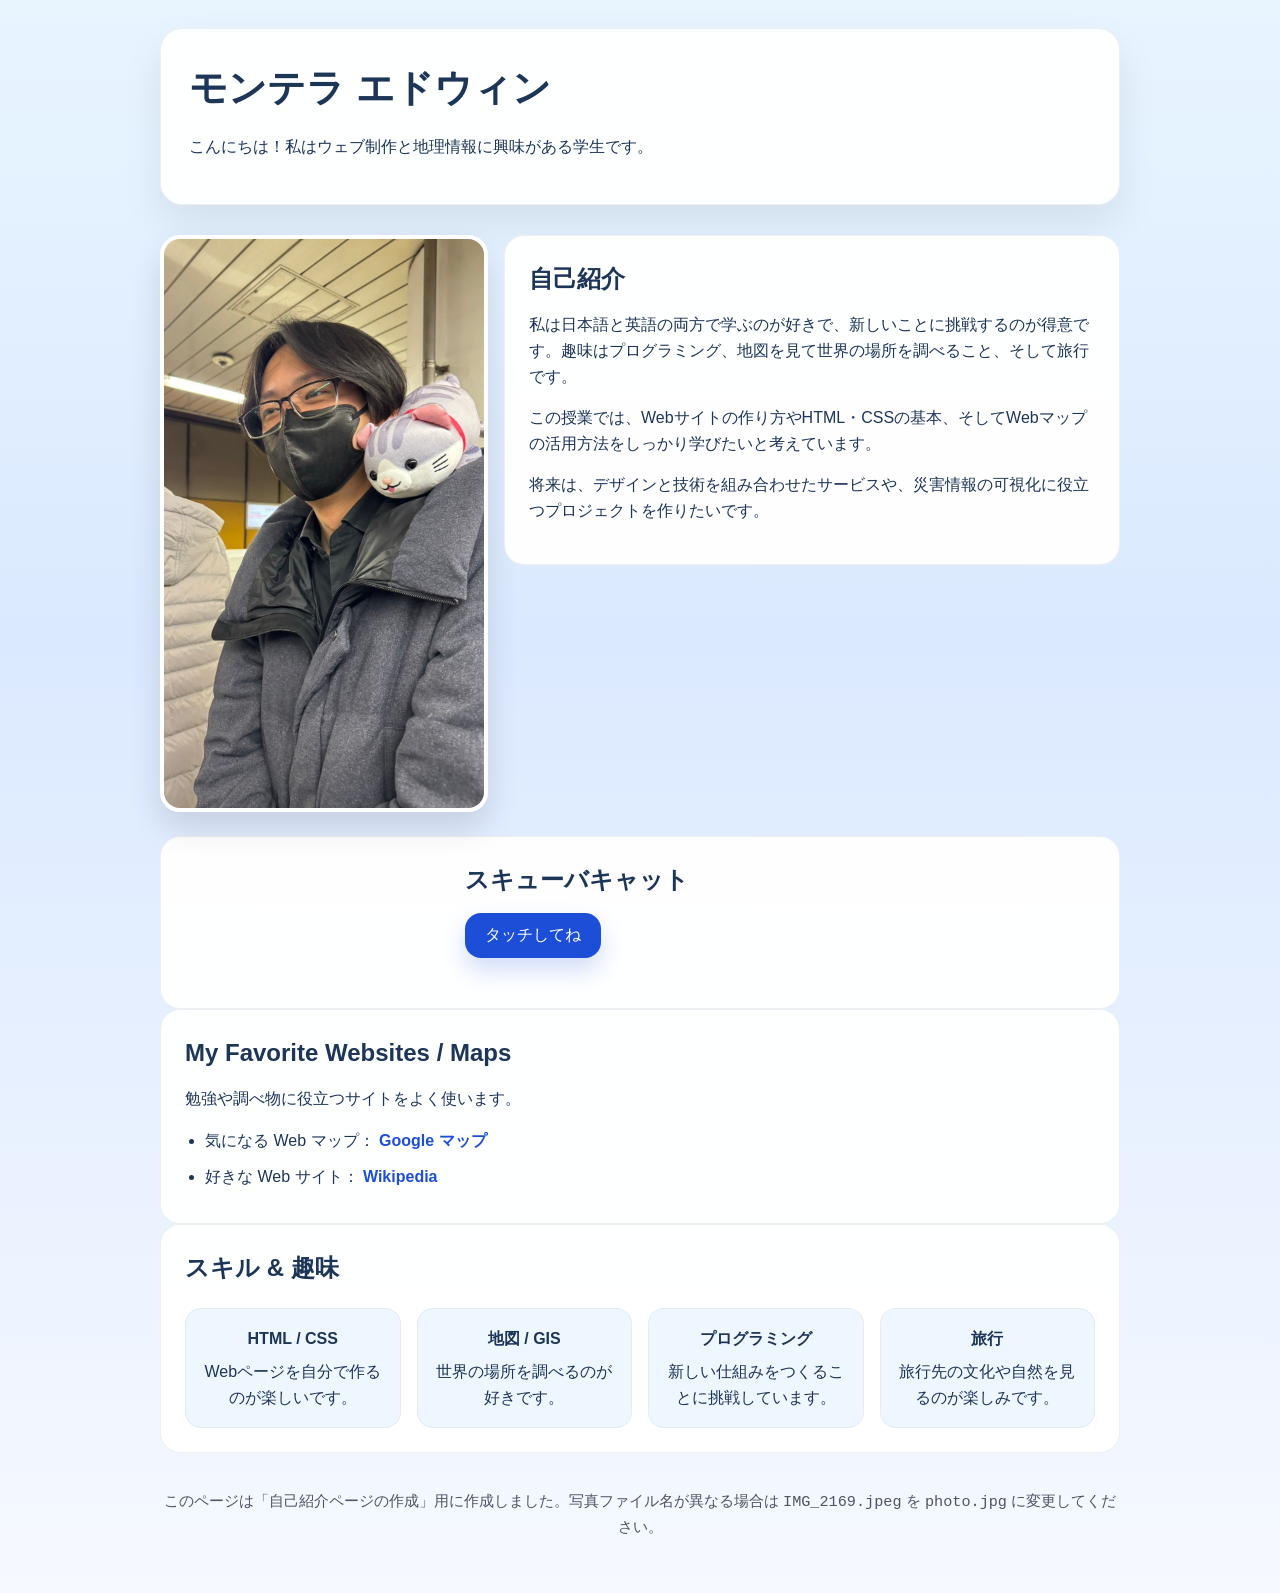
<file: web1/index.html>
﻿<!DOCTYPE html>
<html lang="ja">
<head>
    <meta charset="UTF-8" />
    <meta name="viewport" content="width=device-width, initial-scale=1.0" />
    <title>自己紹介ページ</title>
    <style>
        body {
            font-family: 'Segoe UI', Tahoma, Geneva, Verdana, sans-serif;
            line-height: 1.6;
            margin: 0;
            padding: 0;
            background: linear-gradient(180deg, #e8f5ff 0%, #dbe9ff 40%, #f6f9ff 100%);
            color: #1d3557;
        }
        .container {
            max-width: 960px;
            margin: 0 auto;
            padding: 28px 24px 40px;
        }
        header {
            background: rgba(255,255,255,0.95);
            border-radius: 22px;
            box-shadow: 0 18px 40px rgba(0,0,0,0.08);
            padding: 28px;
            margin-bottom: 30px;
            border: 1px solid rgba(29, 53, 87, 0.08);
        }
        h1 {
            margin: 0 0 10px;
            font-size: 2.4rem;
        }
        h2 {
            margin: 0 0 14px;
            font-size: 1.5rem;
        }
        .profile {
            display: grid;
            grid-template-columns: minmax(240px, 320px) 1fr;
            gap: 24px;
            align-items: start;
        }
        .profile img,
        .scuba-card img {
            width: 100%;
            border-radius: 20px;
            border: 4px solid #ffffff;
            box-shadow: 0 16px 32px rgba(0,0,0,0.12);
            object-fit: cover;
        }
        .info,
        .scuba-card,
        .favorite,
        .skills {
            background: rgba(255,255,255,0.95);
            border-radius: 20px;
            padding: 24px;
            border: 1px solid rgba(29, 53, 87, 0.08);
        }
        .info p,
        .favorite p,
        .skills p {
            margin: 0 0 16px;
        }
        .badges {
            display: flex;
            flex-wrap: wrap;
            gap: 10px;
            margin-top: 12px;
        }
        .badge {
            display: inline-block;
            background: #f0f8ff;
            color: #1d4ed8;
            border: 1px solid #b6d4ff;
            border-radius: 999px;
            padding: 8px 14px;
            font-size: 0.95rem;
        }
        ul {
            padding-left: 20px;
            margin: 0;
        }
        li {
            margin-bottom: 10px;
        }
        a {
            color: #1d4ed8;
            text-decoration: none;
            font-weight: 600;
        }
        a:hover {
            text-decoration: underline;
        }
        .scuba-card {
            display: grid;
            grid-template-columns: minmax(180px, 260px) 1fr;
            gap: 20px;
            align-items: center;
            margin-top: 24px;
        }
        .scuba-card h2 {
            margin-top: 0;
        }
        .scuba-card p {
            margin-bottom: 10px;
        }
        .scuba-card img {
            width: 100%;
            border-radius: 20px;
            border: 4px solid #ffffff;
            box-shadow: 0 16px 32px rgba(0,0,0,0.12);
            object-fit: cover;
            transition: opacity 0.4s ease, max-height 0.4s ease;
            display: block;
            opacity: 0;
            max-height: 0;
            overflow: hidden;
        }
        .scuba-card img.visible {
            opacity: 1;
            max-height: 500px;
        }
        .scuba-card,
        .favorite,
        .skills,
        .profile {
            transition: transform 0.25s ease, box-shadow 0.25s ease;
        }
        .scuba-card:hover,
        .favorite:hover,
        .skills:hover,
        .profile:hover {
            transform: translateY(-5px);
            box-shadow: 0 22px 45px rgba(0,0,0,0.16);
        }
        .action-button {
            display: inline-flex;
            align-items: center;
            justify-content: center;
            background: #1d4ed8;
            color: #ffffff;
            border: none;
            border-radius: 16px;
            padding: 12px 20px;
            font-size: 1rem;
            cursor: pointer;
            box-shadow: 0 12px 24px rgba(29, 78, 216, 0.2);
            transition: transform 0.2s ease, background 0.2s ease;
        }
        .action-button:hover {
            transform: translateY(-2px);
            background: #2563eb;
        }
        .hidden {
            opacity: 0;
            max-height: 0;
            overflow: hidden;
            transition: opacity 0.3s ease, max-height 0.3s ease;
        }
        .visible {
            opacity: 1;
            max-height: 120px;
        }
        @keyframes float {
            0%, 100% {
                transform: translateY(0);
            }
            50% {
                transform: translateY(-10px);
            }
        }
        .skills-grid {
            display: grid;
            grid-template-columns: repeat(auto-fit, minmax(180px, 1fr));
            gap: 16px;
            margin-top: 20px;
        }
        .skill-box {
            background: #eef6ff;
            border-radius: 16px;
            padding: 18px;
            text-align: center;
            box-shadow: inset 0 0 0 1px rgba(29, 53, 87, 0.05);
        }
        .skill-box strong {
            display: block;
            margin-bottom: 8px;
            color: #1d3557;
        }
        footer {
            margin-top: 36px;
            text-align: center;
            font-size: 0.95rem;
            color: #4b5563;
        }
    </style>
</head>
<body>
    <div class="container">
        <header>
            <h1>モンテラ エドウィン</h1>
            <p>こんにちは！私はウェブ制作と地理情報に興味がある学生です。</p>
        </header>

        <section class="profile">
            <img src="IMG_2169.jpeg" alt="自分の写真" />
            <div class="info">
                <h2>自己紹介</h2>
                <p>私は日本語と英語の両方で学ぶのが好きで、新しいことに挑戦するのが得意です。趣味はプログラミング、地図を見て世界の場所を調べること、そして旅行です。</p>
                <p>この授業では、Webサイトの作り方やHTML・CSSの基本、そしてWebマップの活用方法をしっかり学びたいと考えています。</p>
                <p>将来は、デザインと技術を組み合わせたサービスや、災害情報の可視化に役立つプロジェクトを作りたいです。</p>
            </div>
        </section>

        <section class="scuba-card">
            <img id="scubaImg" alt="Scuba Cat" data-src="scuba.gif" />
            <div>
                <h2>スキューバキャット</h2>
                <button class="action-button" id="scubaButton">タッチしてね</button>
                <p id="scubaNote" class="hidden">ようこそ！</p>
            </div>
        </section>

        <section class="favorite">
            <h2>My Favorite Websites / Maps</h2>
            <p>勉強や調べ物に役立つサイトをよく使います。</p>
            <ul>
                <li>
                    気になる Web マップ：
                    <a href="https://www.google.com/maps" target="_blank" rel="noopener noreferrer">
                        Google マップ
                    </a>
                </li>
                <li>
                    好きな Web サイト：
                    <a href="https://www.wikipedia.org/" target="_blank" rel="noopener noreferrer">
                        Wikipedia
                    </a>
                </li>
            </ul>
        </section>

        <section class="skills">
            <h2>スキル & 趣味</h2>
            <div class="skills-grid">
                <div class="skill-box">
                    <strong>HTML / CSS</strong>
                    Webページを自分で作るのが楽しいです。
                </div>
                <div class="skill-box">
                    <strong>地図 / GIS</strong>
                    世界の場所を調べるのが好きです。
                </div>
                <div class="skill-box">
                    <strong>プログラミング</strong>
                    新しい仕組みをつくることに挑戦しています。
                </div>
                <div class="skill-box">
                    <strong>旅行</strong>
                    旅行先の文化や自然を見るのが楽しみです。
                </div>
            </div>
        </section>

        <footer>
            <p>このページは「自己紹介ページの作成」用に作成しました。写真ファイル名が異なる場合は <code>IMG_2169.jpeg</code> を <code>photo.jpg</code> に変更してください。</p>
        </footer>
    </div>
    <script>
        const scubaButton = document.getElementById('scubaButton');
        const scubaNote = document.getElementById('scubaNote');
        const scubaImg = document.getElementById('scubaImg');
        scubaButton.addEventListener('click', () => {
            scubaNote.classList.toggle('visible');
            scubaNote.classList.toggle('hidden');
            if (scubaImg.classList.contains('visible')) {
                scubaImg.classList.remove('visible');
                scubaImg.removeAttribute('src');
            } else {
                scubaImg.src = scubaImg.dataset.src;
                scubaImg.classList.add('visible');
            }
        });
    </script>
</body>
</html>
</file>
